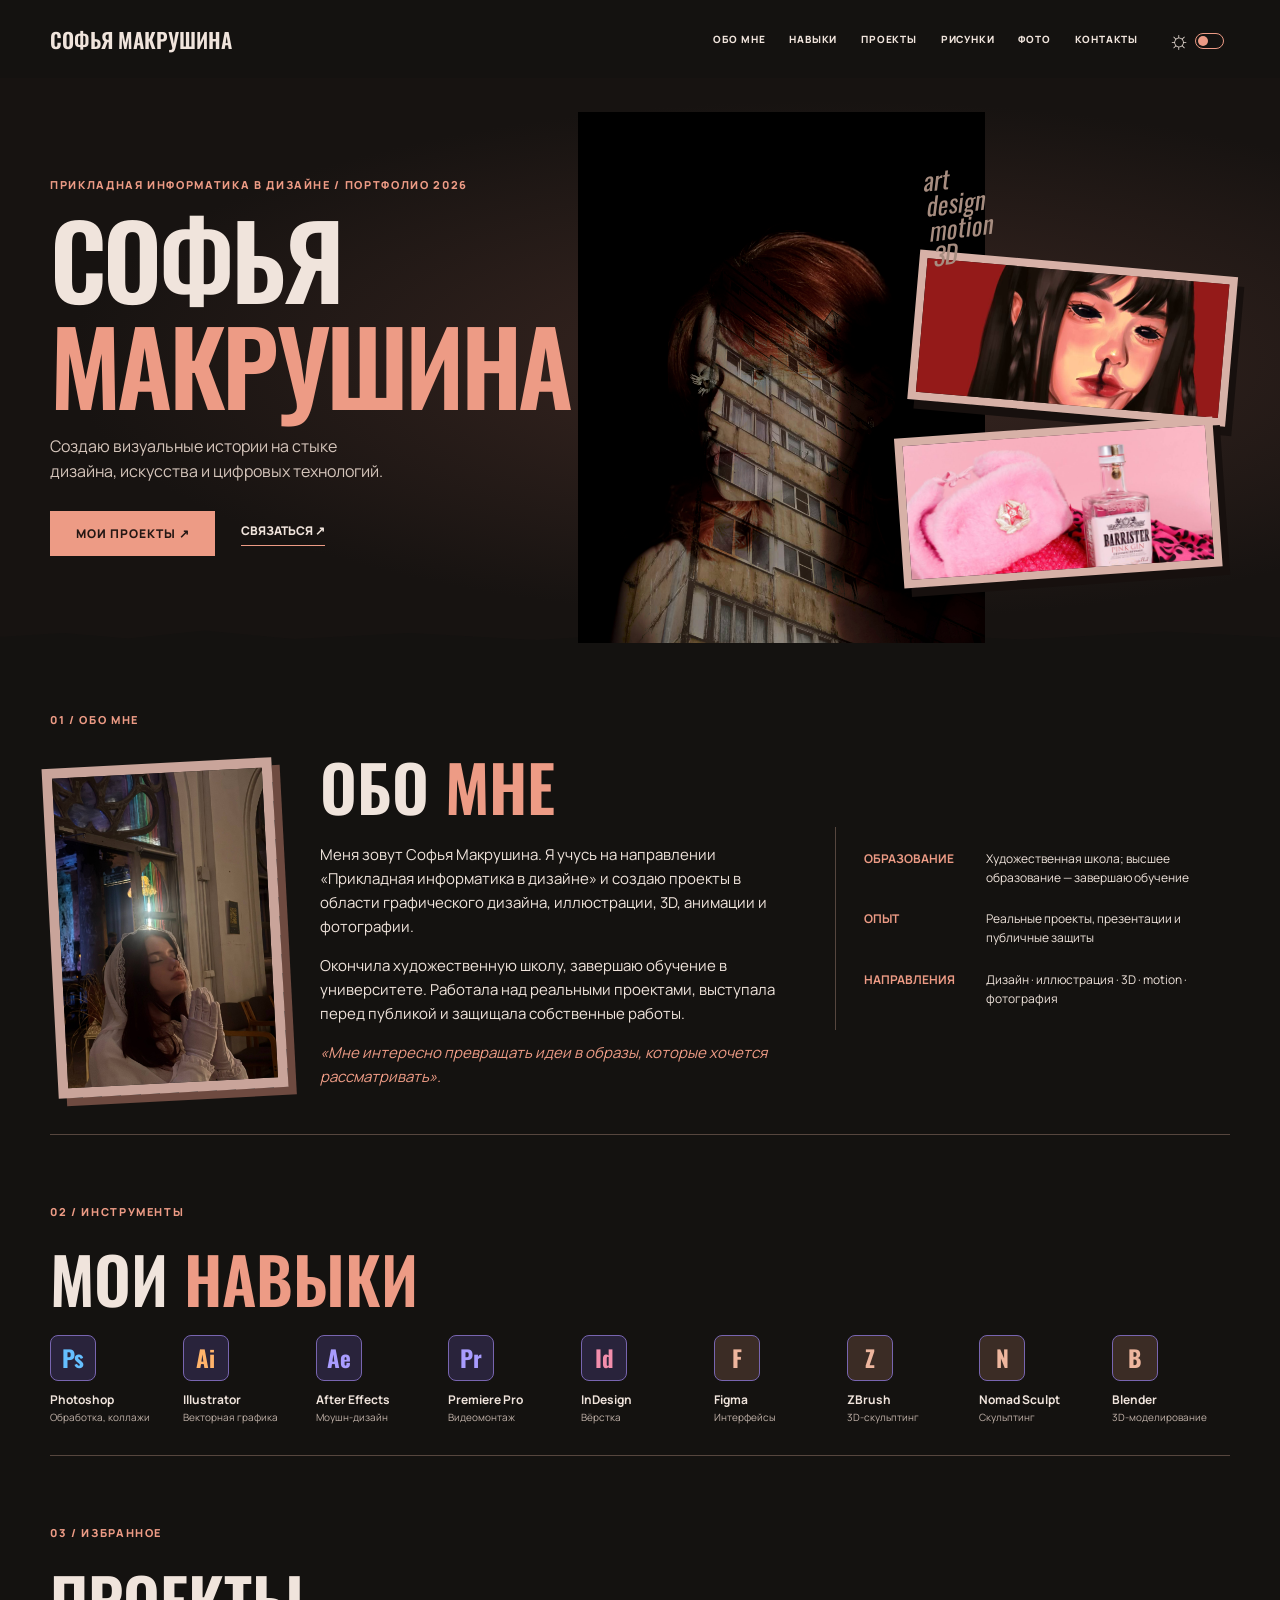
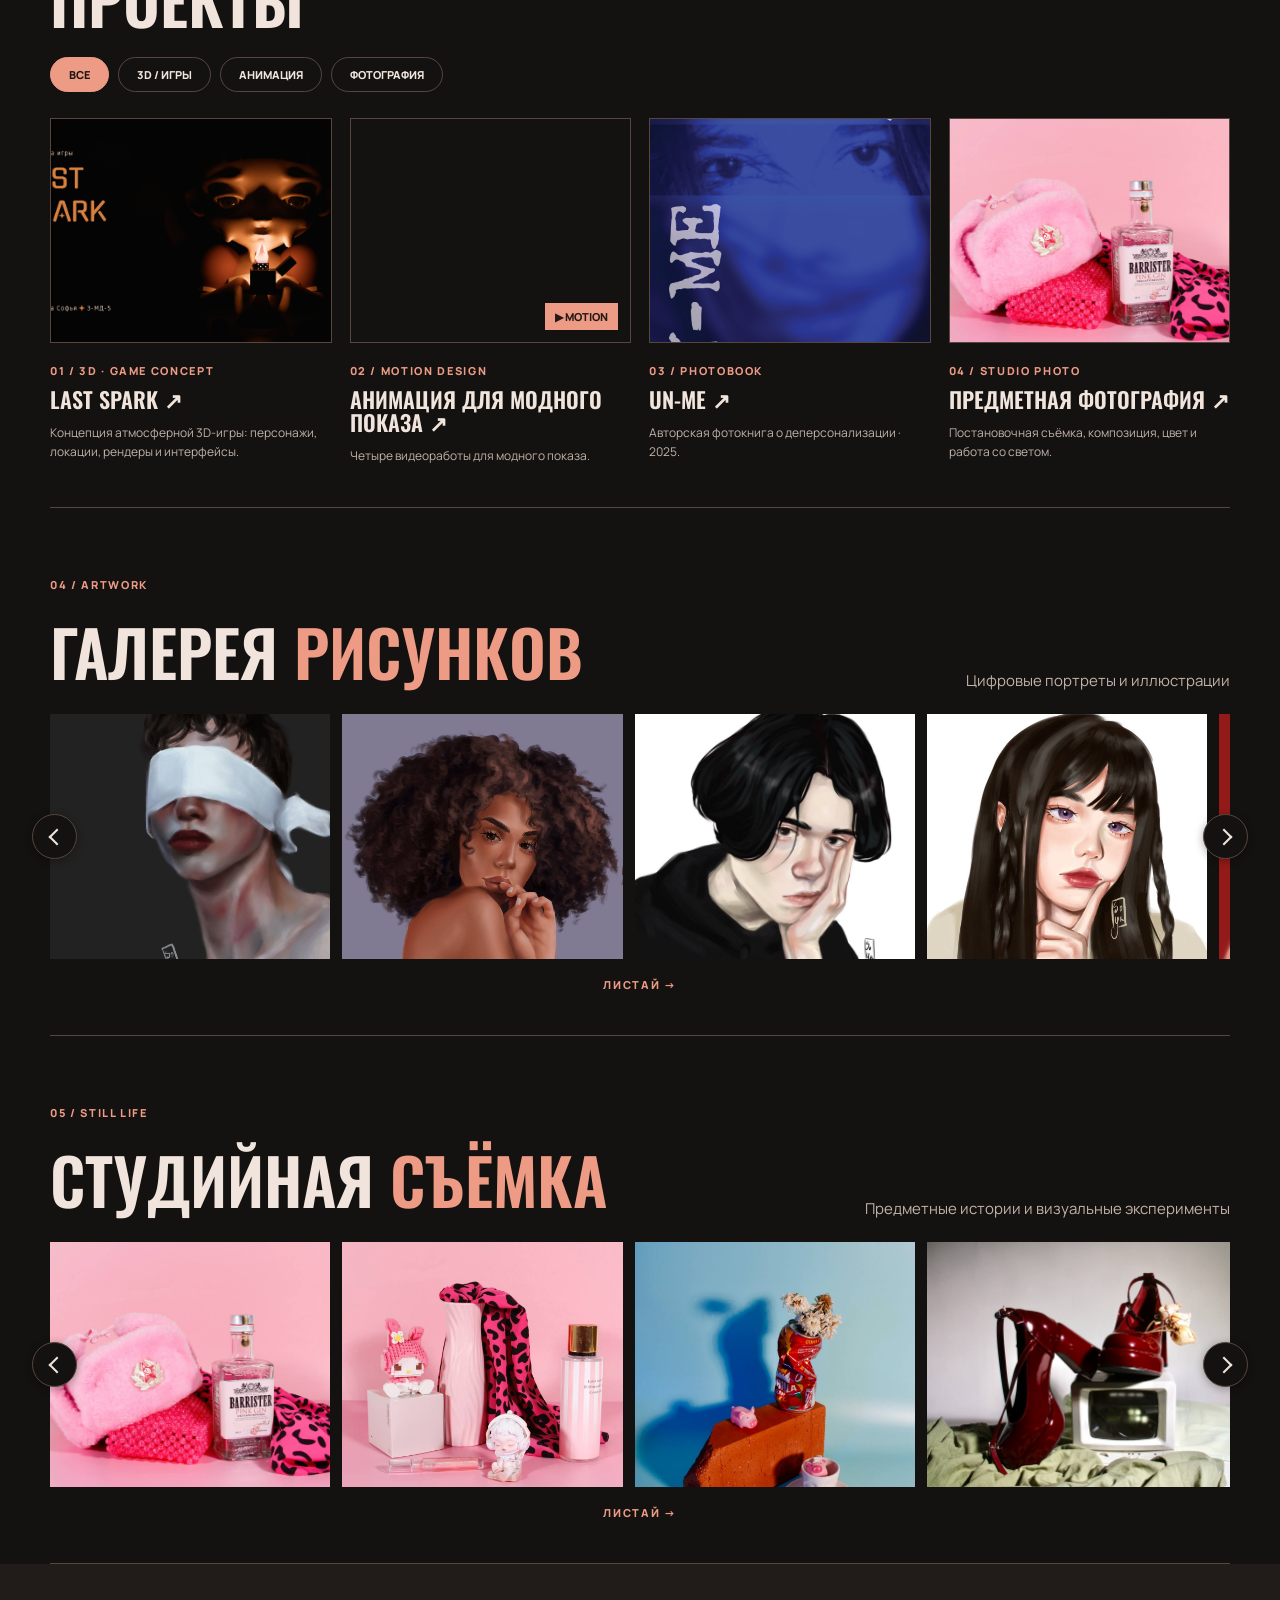
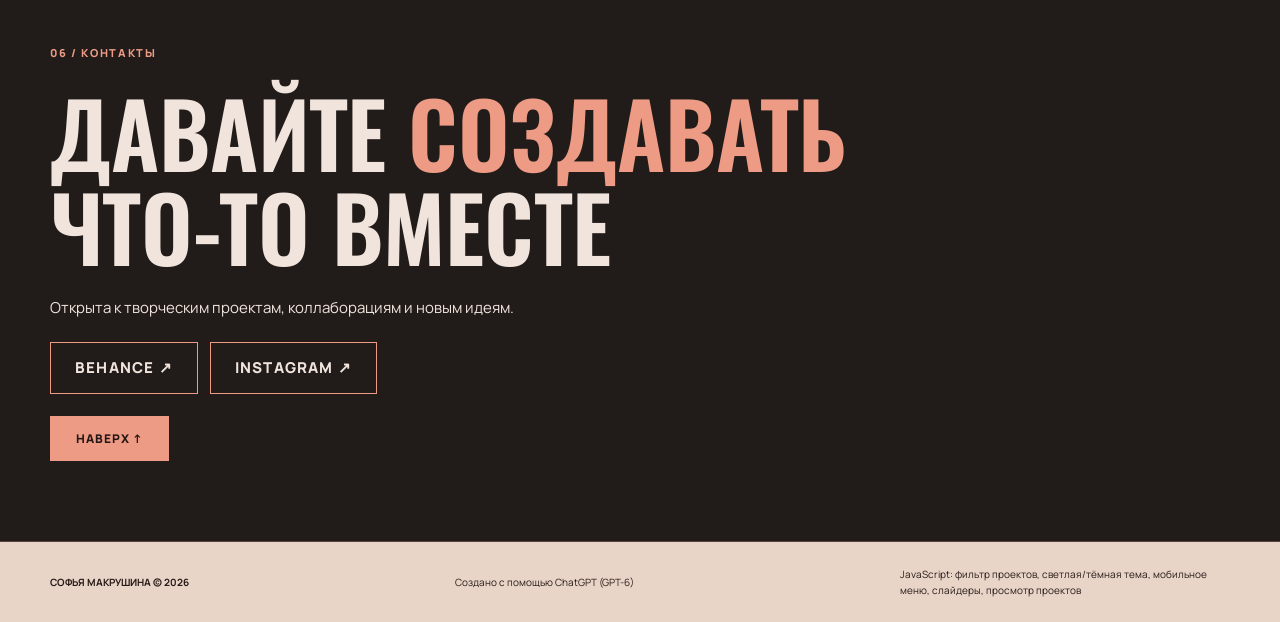
<file: index.html>
<!doctype html><html lang="ru"><head><meta charset="utf-8"><meta name="viewport" content="width=device-width, initial-scale=1"><meta name="description" content="Портфолио Софьи Макрушиной — дизайн, иллюстрация, 3D, анимация и фотография."><title>Софья Макрушина — визуальные истории</title><link rel="stylesheet" href="style.css"><script defer src="main.js"></script></head><body>
<header class="header wrap"><a class="brand" href="#top">СОФЬЯ МАКРУШИНА</a><button class="menu-toggle" aria-expanded="false" aria-controls="navigation" aria-label="Открыть меню">☰</button><nav id="navigation" class="nav" aria-label="Основная навигация"><a href="#about">ОБО МНЕ</a><a href="#skills">НАВЫКИ</a><a href="#projects">ПРОЕКТЫ</a><a href="#illustrations">РИСУНКИ</a><a href="#photography">ФОТО</a><a href="#contacts">КОНТАКТЫ</a></nav><button id="theme-toggle" class="theme-toggle" aria-label="Переключить тему" title="Светлая / тёмная тема">☼ <span class="switch"></span></button></header>
<main id="top"><section class="hero"><div class="wrap hero-inner"><div class="hero-copy"><p class="eyebrow">ПРИКЛАДНАЯ ИНФОРМАТИКА В ДИЗАЙНЕ / ПОРТФОЛИО 2026</p><h1>СОФЬЯ<br><em>МАКРУШИНА</em></h1><p class="hero-intro">Создаю визуальные истории на стыке дизайна, искусства и цифровых технологий.</p><div class="hero-actions"><a class="primary-button" href="#projects">МОИ ПРОЕКТЫ ↗</a><a class="text-link" href="#contacts">СВЯЗАТЬСЯ ↗</a></div></div><img class="hero-person" src="assets/hero-new.png" alt="Софья Макрушина — портрет"/><div class="hero-stickers"><span>art<br>design<br>motion<br>3D</span><img src="assets/art-5.jpg" alt="Иллюстрация"/><img src="assets/photo-1.jpg" alt="Предметная съёмка"/></div></div></section>
<section id="about" class="wrap about section"><div class="section-number">01 / ОБО МНЕ</div><div class="about-grid"><figure class="portrait-frame"><img src="assets/hero-original.jpg" alt="Портрет Софьи" loading="lazy"></figure><div><h2>ОБО <span>МНЕ</span></h2><p>Меня зовут Софья Макрушина. Я учусь на направлении «Прикладная информатика в дизайне» и создаю проекты в области графического дизайна, иллюстрации, 3D, анимации и фотографии.</p><p>Окончила художественную школу, завершаю обучение в университете. Работала над реальными проектами, выступала перед публикой и защищала собственные работы.</p><p class="quote">«Мне интересно превращать идеи в образы, которые хочется рассматривать».</p></div><div class="facts"><div><b>ОБРАЗОВАНИЕ</b><span>Художественная школа; высшее образование — завершаю обучение</span></div><div><b>ОПЫТ</b><span>Реальные проекты, презентации и публичные защиты</span></div><div><b>НАПРАВЛЕНИЯ</b><span>Дизайн · иллюстрация · 3D · motion · фотография</span></div></div></div></section>
<section id="skills" class="wrap section"><div class="section-number">02 / ИНСТРУМЕНТЫ</div><h2>МОИ <span>НАВЫКИ</span></h2><div class="skills-grid"><div><strong>Ps</strong><b>Photoshop</b><small>Обработка, коллажи</small></div><div><strong>Ai</strong><b>Illustrator</b><small>Векторная графика</small></div><div><strong>Ae</strong><b>After Effects</b><small>Моушн-дизайн</small></div><div><strong>Pr</strong><b>Premiere Pro</b><small>Видеомонтаж</small></div><div><strong>Id</strong><b>InDesign</b><small>Вёрстка</small></div><div><strong>F</strong><b>Figma</b><small>Интерфейсы</small></div><div><strong>Z</strong><b>ZBrush</b><small>3D-скульптинг</small></div><div><strong>N</strong><b>Nomad Sculpt</b><small>Скульптинг</small></div><div><strong>B</strong><b>Blender</b><small>3D-моделирование</small></div></div></section>
<section id="projects" class="wrap section"><div class="section-number">03 / ИЗБРАННОЕ</div><h2>ПРОЕКТЫ</h2><div class="filters" role="group" aria-label="Фильтр проектов"><button class="filter active" data-filter="all" aria-pressed="true">ВСЕ</button><button class="filter" data-filter="3d" aria-pressed="false">3D / ИГРЫ</button><button class="filter" data-filter="motion" aria-pressed="false">АНИМАЦИЯ</button><button class="filter" data-filter="photo" aria-pressed="false">ФОТОГРАФИЯ</button></div><div class="project-grid"><article class="project" data-category="3d"><a class="project-open" href="last-spark.html"><img src="assets/last-spark-cover.png" alt="Обложка Last Spark"><span class="project-meta">01 / 3D · GAME CONCEPT</span><h3>LAST SPARK ↗</h3><p>Концепция атмосферной 3D-игры: персонажи, локации, рендеры и интерфейсы.</p></a></article><article class="project" data-category="motion"><a class="project-open" href="fashion.html"><div class="video-cover"><video autoplay muted loop playsinline preload="metadata" src="assets/fashion-ornament.mp4"></video><span>▶ MOTION</span></div><span class="project-meta">02 / MOTION DESIGN</span><h3>АНИМАЦИЯ ДЛЯ МОДНОГО ПОКАЗА ↗</h3><p>Четыре видеоработы для модного показа.</p></a></article><article class="project" data-category="photo"><a class="project-open" href="unme.html"><img src="assets/unme-01.jpg" alt="Обложка фотокниги UN-ME"><span class="project-meta">03 / PHOTOBOOK</span><h3>UN-ME ↗</h3><p>Авторская фотокнига о деперсонализации · 2025.</p></a></article><article class="project" data-category="photo"><a class="project-open" href="studio.html"><img src="assets/photo-1.jpg" alt="Предметная студийная фотография"><span class="project-meta">04 / STUDIO PHOTO</span><h3>ПРЕДМЕТНАЯ ФОТОГРАФИЯ ↗</h3><p>Постановочная съёмка, композиция, цвет и работа со светом.</p></a></article></div><p class="empty" hidden>В этой категории пока нет проектов.</p></section>
<section id="illustrations" class="wrap section gallery-section"><div class="section-number">04 / ARTWORK</div><div class="gallery-heading"><h2>ГАЛЕРЕЯ <span>РИСУНКОВ</span></h2><p>Цифровые портреты и иллюстрации</p></div><div class="gallery" data-gallery="art"><button class="gallery-arrow prev" aria-label="Предыдущий рисунок">←</button><div class="gallery-track"><img src="assets/art-1.jpg" alt="Иллюстрация 1" loading="lazy"><img src="assets/art-2.jpg" alt="Иллюстрация 2" loading="lazy"><img src="assets/art-3.jpg" alt="Иллюстрация 3" loading="lazy"><img src="assets/art-4.jpg" alt="Иллюстрация 4" loading="lazy"><img src="assets/art-5.jpg" alt="Иллюстрация 5" loading="lazy"></div><button class="gallery-arrow next" aria-label="Следующий рисунок">→</button></div><p class="gallery-hint">ЛИСТАЙ →</p></section>
<section id="photography" class="wrap section gallery-section"><div class="section-number">05 / STILL LIFE</div><div class="gallery-heading"><h2>СТУДИЙНАЯ <span>СЪЁМКА</span></h2><p>Предметные истории и визуальные эксперименты</p></div><div class="gallery" data-gallery="photo"><button class="gallery-arrow prev" aria-label="Предыдущее фото">←</button><div class="gallery-track"><img src="assets/photo-1.jpg" alt="Предметное фото 1" loading="lazy"><img src="assets/photo-2.jpg" alt="Предметное фото 2" loading="lazy"><img src="assets/photo-3.jpg" alt="Предметное фото 3" loading="lazy"><img src="assets/photo-4.jpg" alt="Предметное фото 4" loading="lazy"><img src="assets/photo-5.jpg" alt="Предметное фото 5" loading="lazy"></div><button class="gallery-arrow next" aria-label="Следующее фото">→</button></div><p class="gallery-hint">ЛИСТАЙ →</p></section>
<section id="contacts" class="contact section"><div class="wrap"><div class="section-number">06 / КОНТАКТЫ</div><h2>ДАВАЙТЕ <span>СОЗДАВАТЬ</span><br>ЧТО-ТО ВМЕСТЕ</h2><p>Открыта к творческим проектам, коллаборациям и новым идеям.</p><div class="social-actions"><button class="social-popup" type="button">BEHANCE ↗</button><button class="social-popup" type="button">INSTAGRAM ↗</button></div><a class="primary-button" href="#top">НАВЕРХ ↑</a></div></section></main>
<footer class="footer"><div class="wrap footer-grid"><b>СОФЬЯ МАКРУШИНА © 2026</b><span>Создано с помощью ChatGPT (GPT-6)</span><span>JavaScript: фильтр проектов, светлая/тёмная тема, мобильное меню, слайдеры, просмотр проектов</span></div></footer>
<dialog id="social-dialog" class="social-dialog"><button class="dialog-close" aria-label="Закрыть">×</button><h2>УПС!</h2><p>Добавлю позже ♡</p></dialog><dialog id="project-dialog" class="project-dialog"><button class="dialog-close" aria-label="Закрыть проект">✕</button><div id="dialog-content"></div></dialog>
</body></html>
</file>
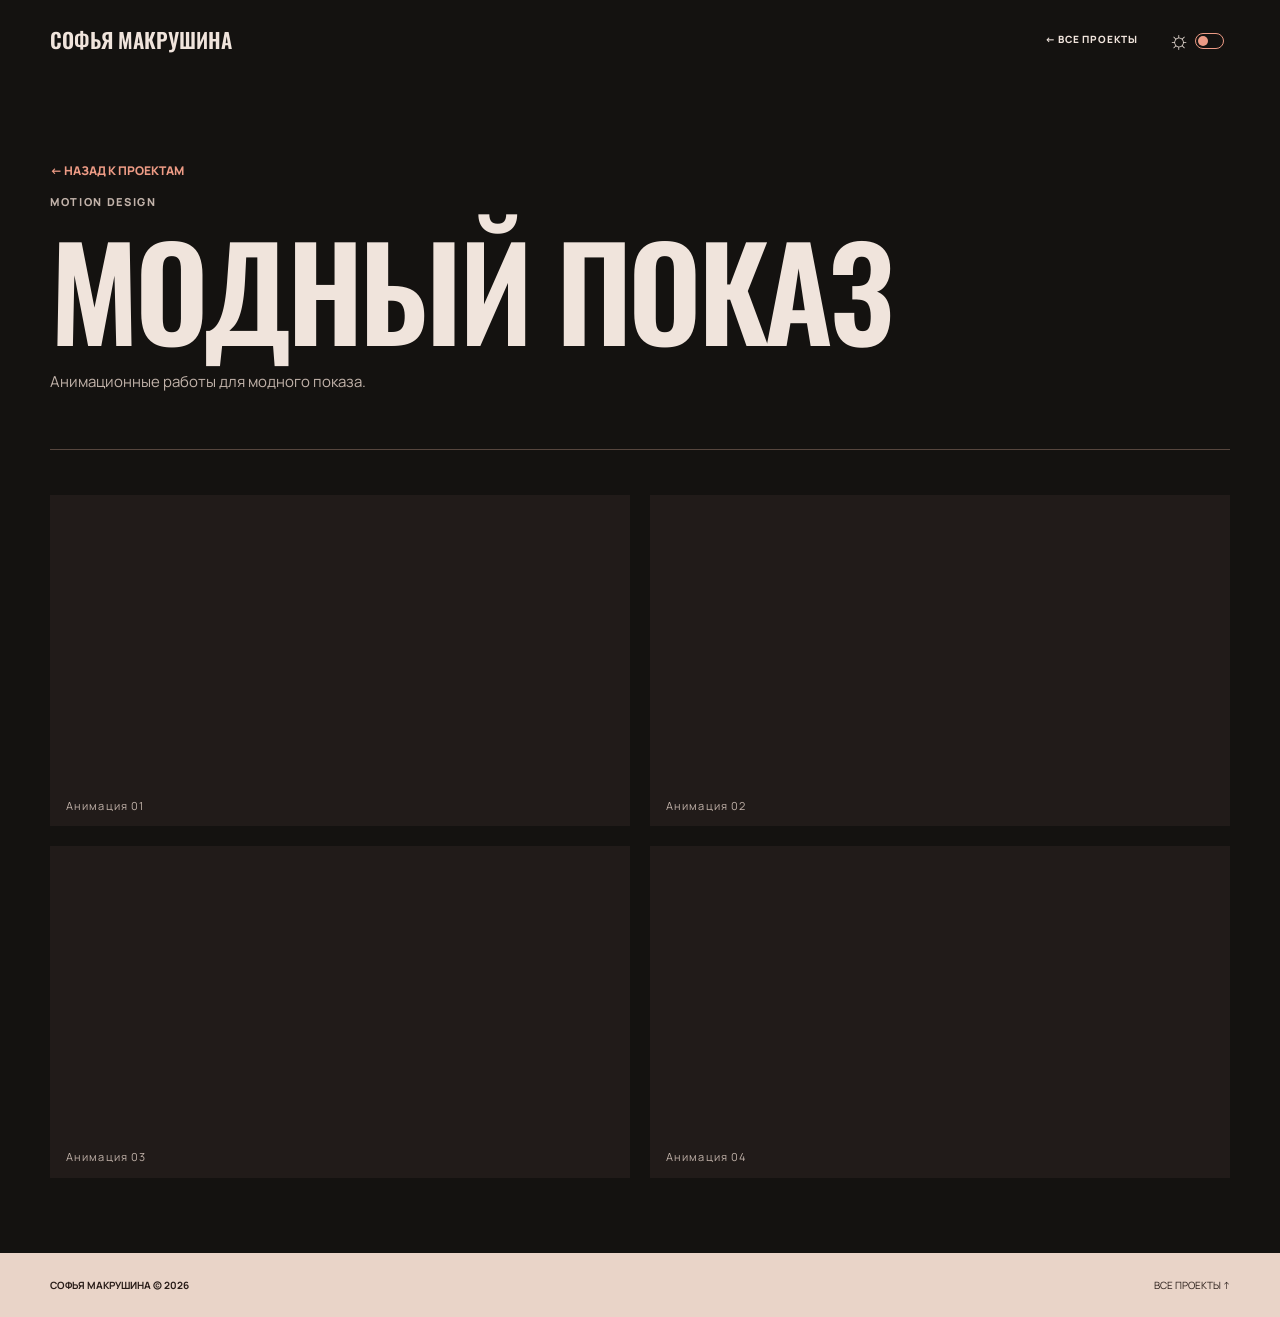
<file: fashion.html>
<!doctype html><html lang="ru"><head><meta charset="utf-8"><meta name="viewport" content="width=device-width,initial-scale=1"><link rel="stylesheet" href="style.css"><title>МОДНЫЙ ПОКАЗ — Софья Макрушина</title><script defer src="detail.js"></script></head><body class="detail-page"><header class="header wrap"><a class="brand" href="index.html">СОФЬЯ МАКРУШИНА</a><nav class="nav" style="display:flex;margin-left:auto"><a href="index.html#projects">← ВСЕ ПРОЕКТЫ</a></nav><button id="theme-toggle" class="theme-toggle" aria-label="Переключить тему">☼ <span class="switch"></span></button></header><main><section class="detail-hero wrap"><a class="detail-back" href="index.html#projects">← НАЗАД К ПРОЕКТАМ</a><p class="eyebrow">MOTION DESIGN</p><h1>МОДНЫЙ ПОКАЗ</h1><p>Анимационные работы для модного показа.</p></section><div class="detail-gallery wrap"><figure class=""><video src="assets/fashion-ornament.mp4" autoplay muted loop playsinline preload="metadata" aria-label="Анимация 01"></video><figcaption>Анимация 01</figcaption></figure><figure class=""><video src="assets/fashion-rooster.mp4" autoplay muted loop playsinline preload="metadata" aria-label="Анимация 02"></video><figcaption>Анимация 02</figcaption></figure><figure class=""><video src="assets/fashion-extra-1.mp4" autoplay muted loop playsinline preload="metadata" aria-label="Анимация 03"></video><figcaption>Анимация 03</figcaption></figure><figure class=""><video src="assets/fashion-extra-2.mp4" autoplay muted loop playsinline preload="metadata" aria-label="Анимация 04"></video><figcaption>Анимация 04</figcaption></figure></div></main><footer class="footer"><div class="wrap footer-grid"><b>СОФЬЯ МАКРУШИНА © 2026</b><a href="index.html#projects">ВСЕ ПРОЕКТЫ ↑</a></div></footer></body></html>
</file>
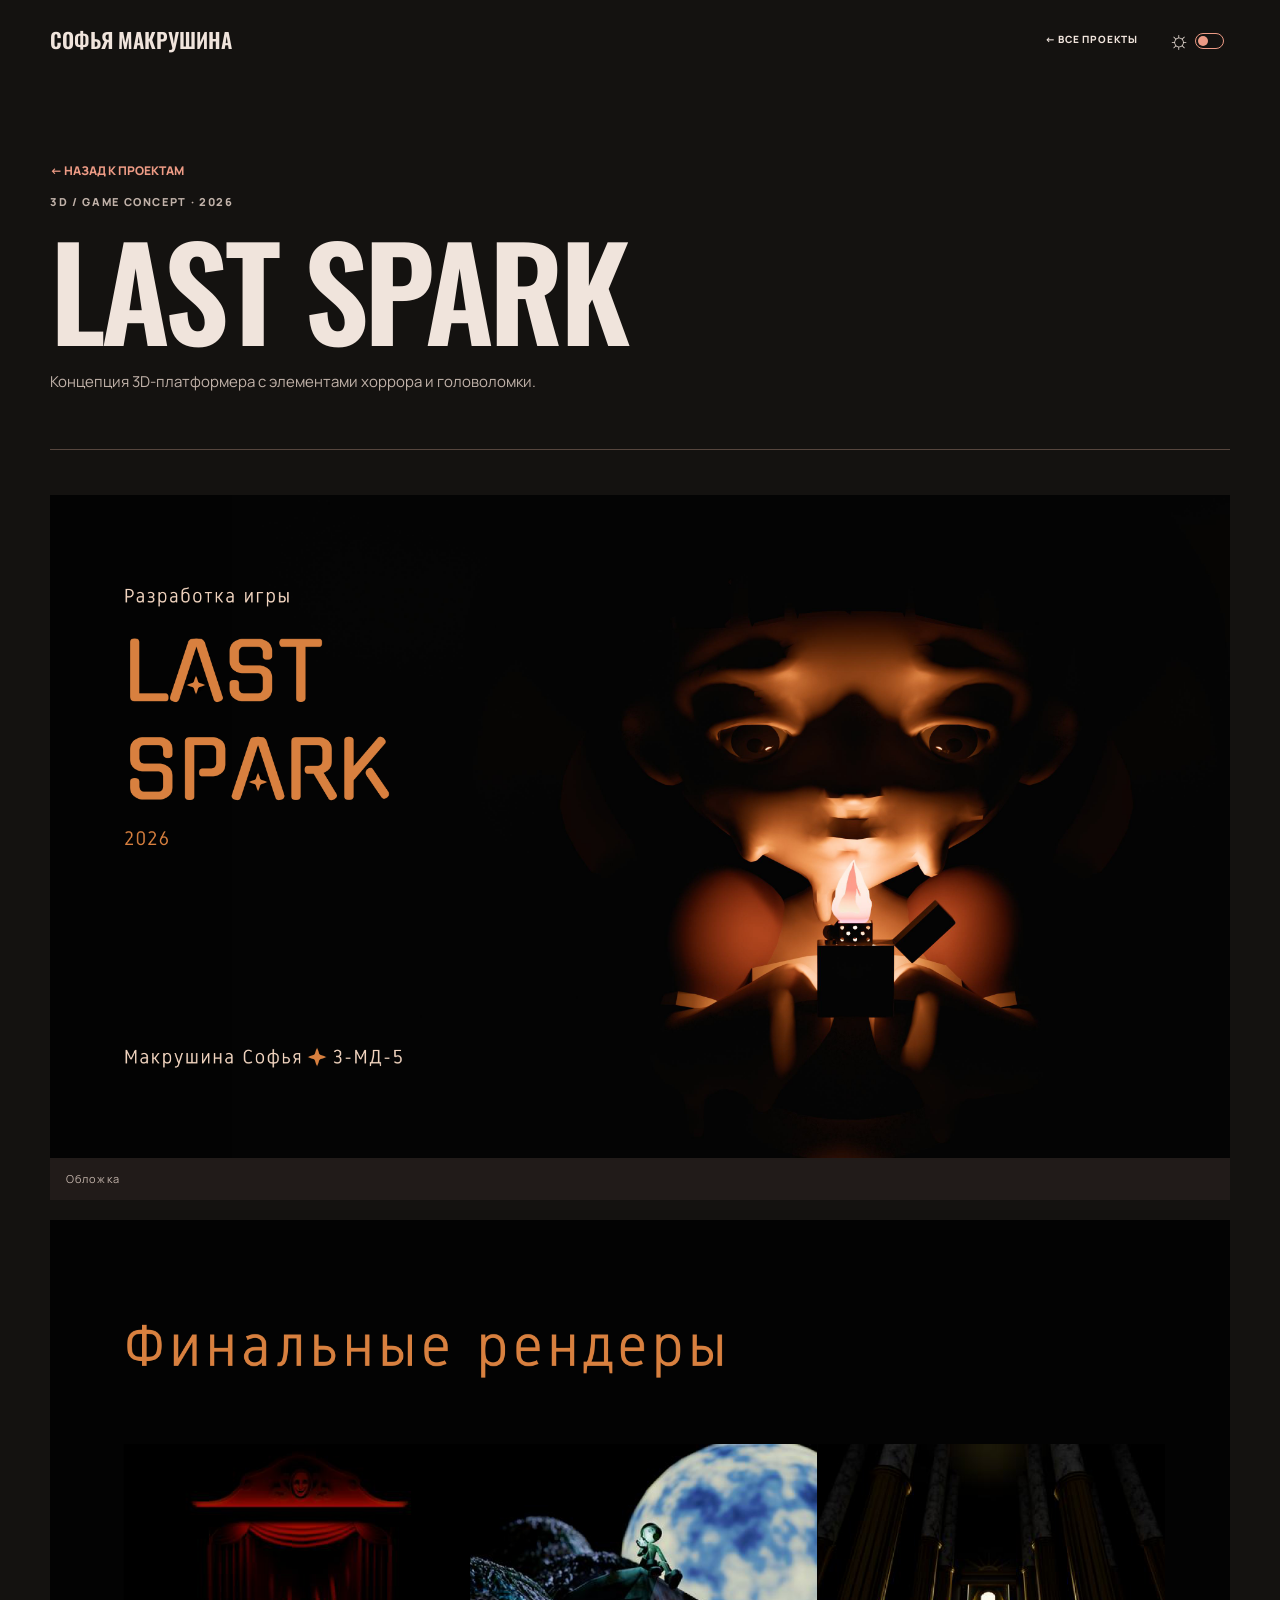
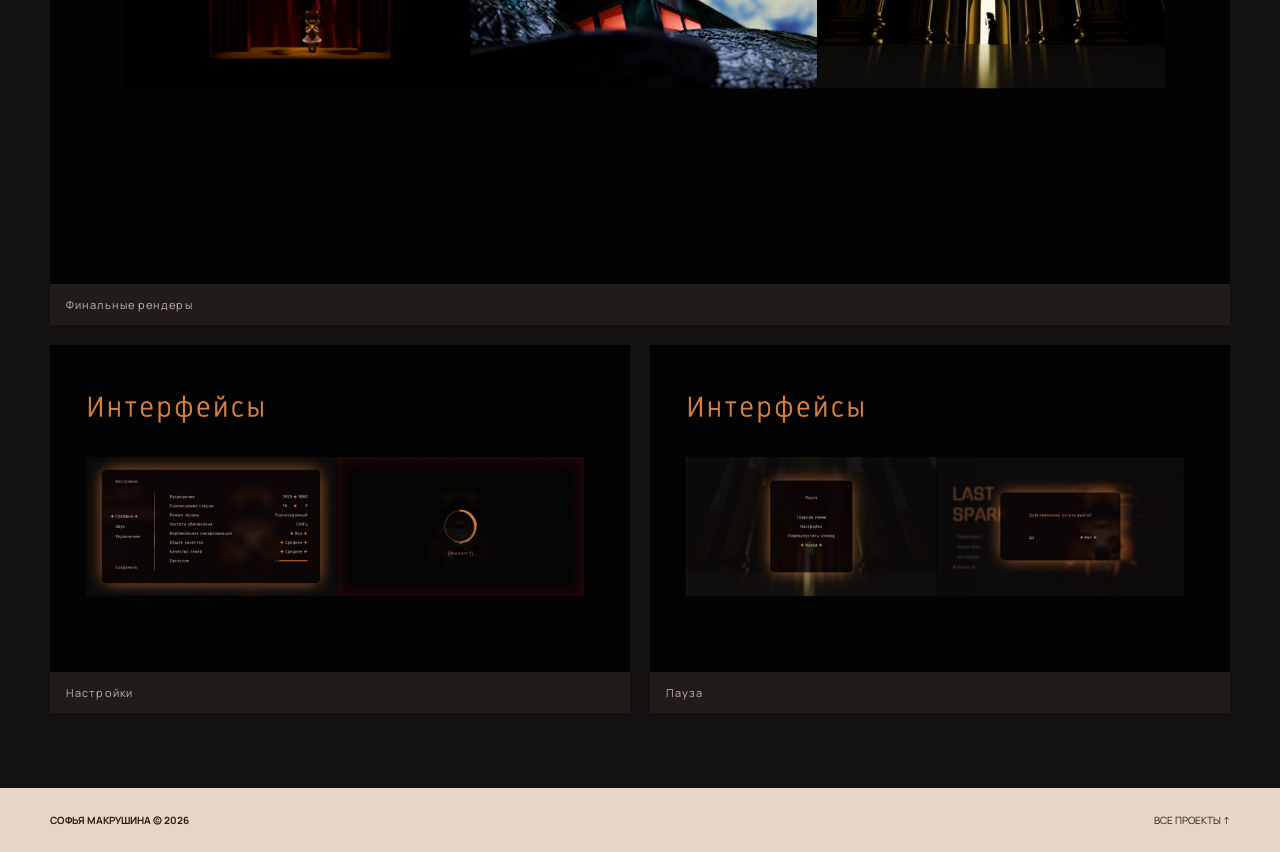
<file: last-spark.html>
<!doctype html><html lang="ru"><head><meta charset="utf-8"><meta name="viewport" content="width=device-width,initial-scale=1"><link rel="stylesheet" href="style.css"><title>LAST SPARK — Софья Макрушина</title><script defer src="detail.js"></script></head><body class="detail-page"><header class="header wrap"><a class="brand" href="index.html">СОФЬЯ МАКРУШИНА</a><nav class="nav" style="display:flex;margin-left:auto"><a href="index.html#projects">← ВСЕ ПРОЕКТЫ</a></nav><button id="theme-toggle" class="theme-toggle" aria-label="Переключить тему">☼ <span class="switch"></span></button></header><main><section class="detail-hero wrap"><a class="detail-back" href="index.html#projects">← НАЗАД К ПРОЕКТАМ</a><p class="eyebrow">3D / GAME CONCEPT · 2026</p><h1>LAST SPARK</h1><p>Концепция 3D-платформера с элементами хоррора и головоломки.</p></section><div class="detail-gallery wrap"><figure class="wide"><img src="assets/last-spark-cover.png" loading="lazy" alt="Обложка"><figcaption>Обложка</figcaption></figure><figure class="wide"><img src="assets/last-spark-renders.png" loading="lazy" alt="Финальные рендеры"><figcaption>Финальные рендеры</figcaption></figure><figure class=""><img src="assets/last-spark-settings.png" loading="lazy" alt="Настройки"><figcaption>Настройки</figcaption></figure><figure class=""><img src="assets/last-spark-pause.png" loading="lazy" alt="Пауза"><figcaption>Пауза</figcaption></figure></div></main><footer class="footer"><div class="wrap footer-grid"><b>СОФЬЯ МАКРУШИНА © 2026</b><a href="index.html#projects">ВСЕ ПРОЕКТЫ ↑</a></div></footer></body></html>
</file>
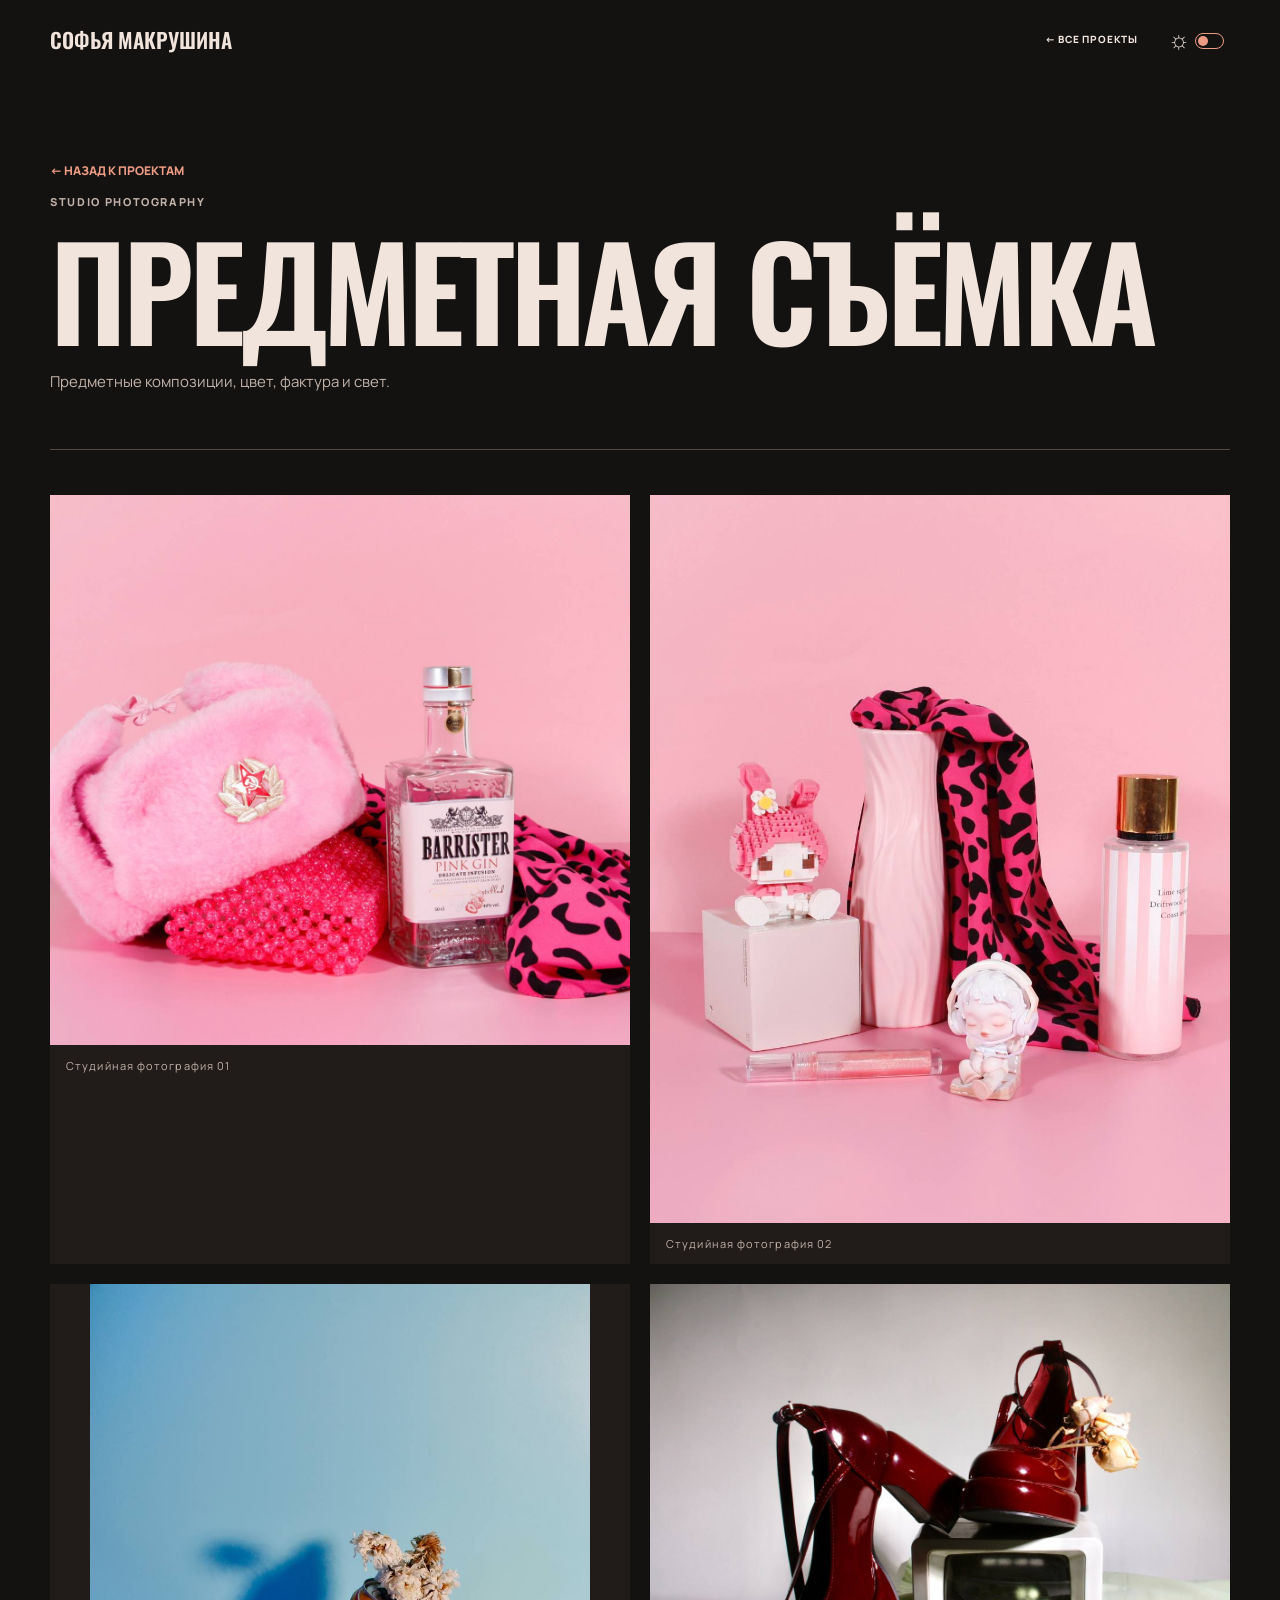
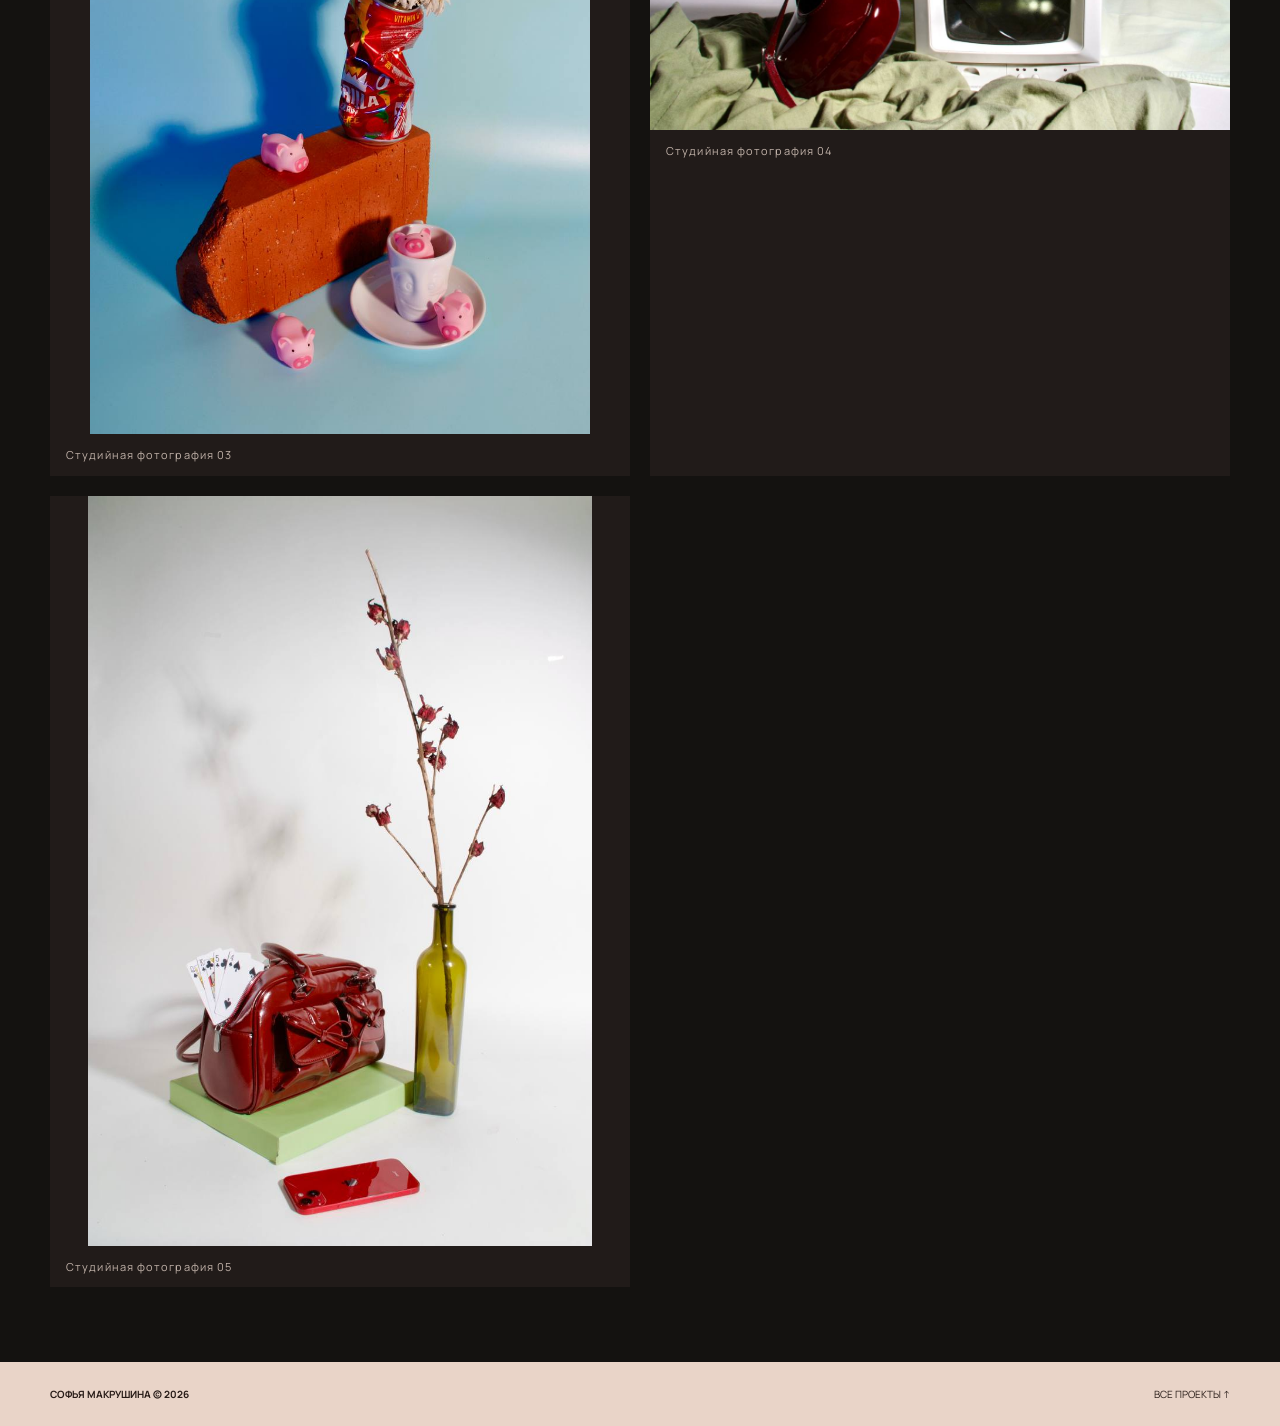
<file: studio.html>
<!doctype html><html lang="ru"><head><meta charset="utf-8"><meta name="viewport" content="width=device-width,initial-scale=1"><link rel="stylesheet" href="style.css"><title>ПРЕДМЕТНАЯ СЪЁМКА — Софья Макрушина</title><script defer src="detail.js"></script></head><body class="detail-page"><header class="header wrap"><a class="brand" href="index.html">СОФЬЯ МАКРУШИНА</a><nav class="nav" style="display:flex;margin-left:auto"><a href="index.html#projects">← ВСЕ ПРОЕКТЫ</a></nav><button id="theme-toggle" class="theme-toggle" aria-label="Переключить тему">☼ <span class="switch"></span></button></header><main><section class="detail-hero wrap"><a class="detail-back" href="index.html#projects">← НАЗАД К ПРОЕКТАМ</a><p class="eyebrow">STUDIO PHOTOGRAPHY</p><h1>ПРЕДМЕТНАЯ СЪЁМКА</h1><p>Предметные композиции, цвет, фактура и свет.</p></section><div class="detail-gallery wrap"><figure class=""><img src="assets/photo-1.jpg" loading="lazy" alt="Студийная фотография 01"><figcaption>Студийная фотография 01</figcaption></figure><figure class=""><img src="assets/photo-2.jpg" loading="lazy" alt="Студийная фотография 02"><figcaption>Студийная фотография 02</figcaption></figure><figure class=""><img src="assets/photo-3.jpg" loading="lazy" alt="Студийная фотография 03"><figcaption>Студийная фотография 03</figcaption></figure><figure class=""><img src="assets/photo-4.jpg" loading="lazy" alt="Студийная фотография 04"><figcaption>Студийная фотография 04</figcaption></figure><figure class=""><img src="assets/photo-5.jpg" loading="lazy" alt="Студийная фотография 05"><figcaption>Студийная фотография 05</figcaption></figure></div></main><footer class="footer"><div class="wrap footer-grid"><b>СОФЬЯ МАКРУШИНА © 2026</b><a href="index.html#projects">ВСЕ ПРОЕКТЫ ↑</a></div></footer></body></html>
</file>
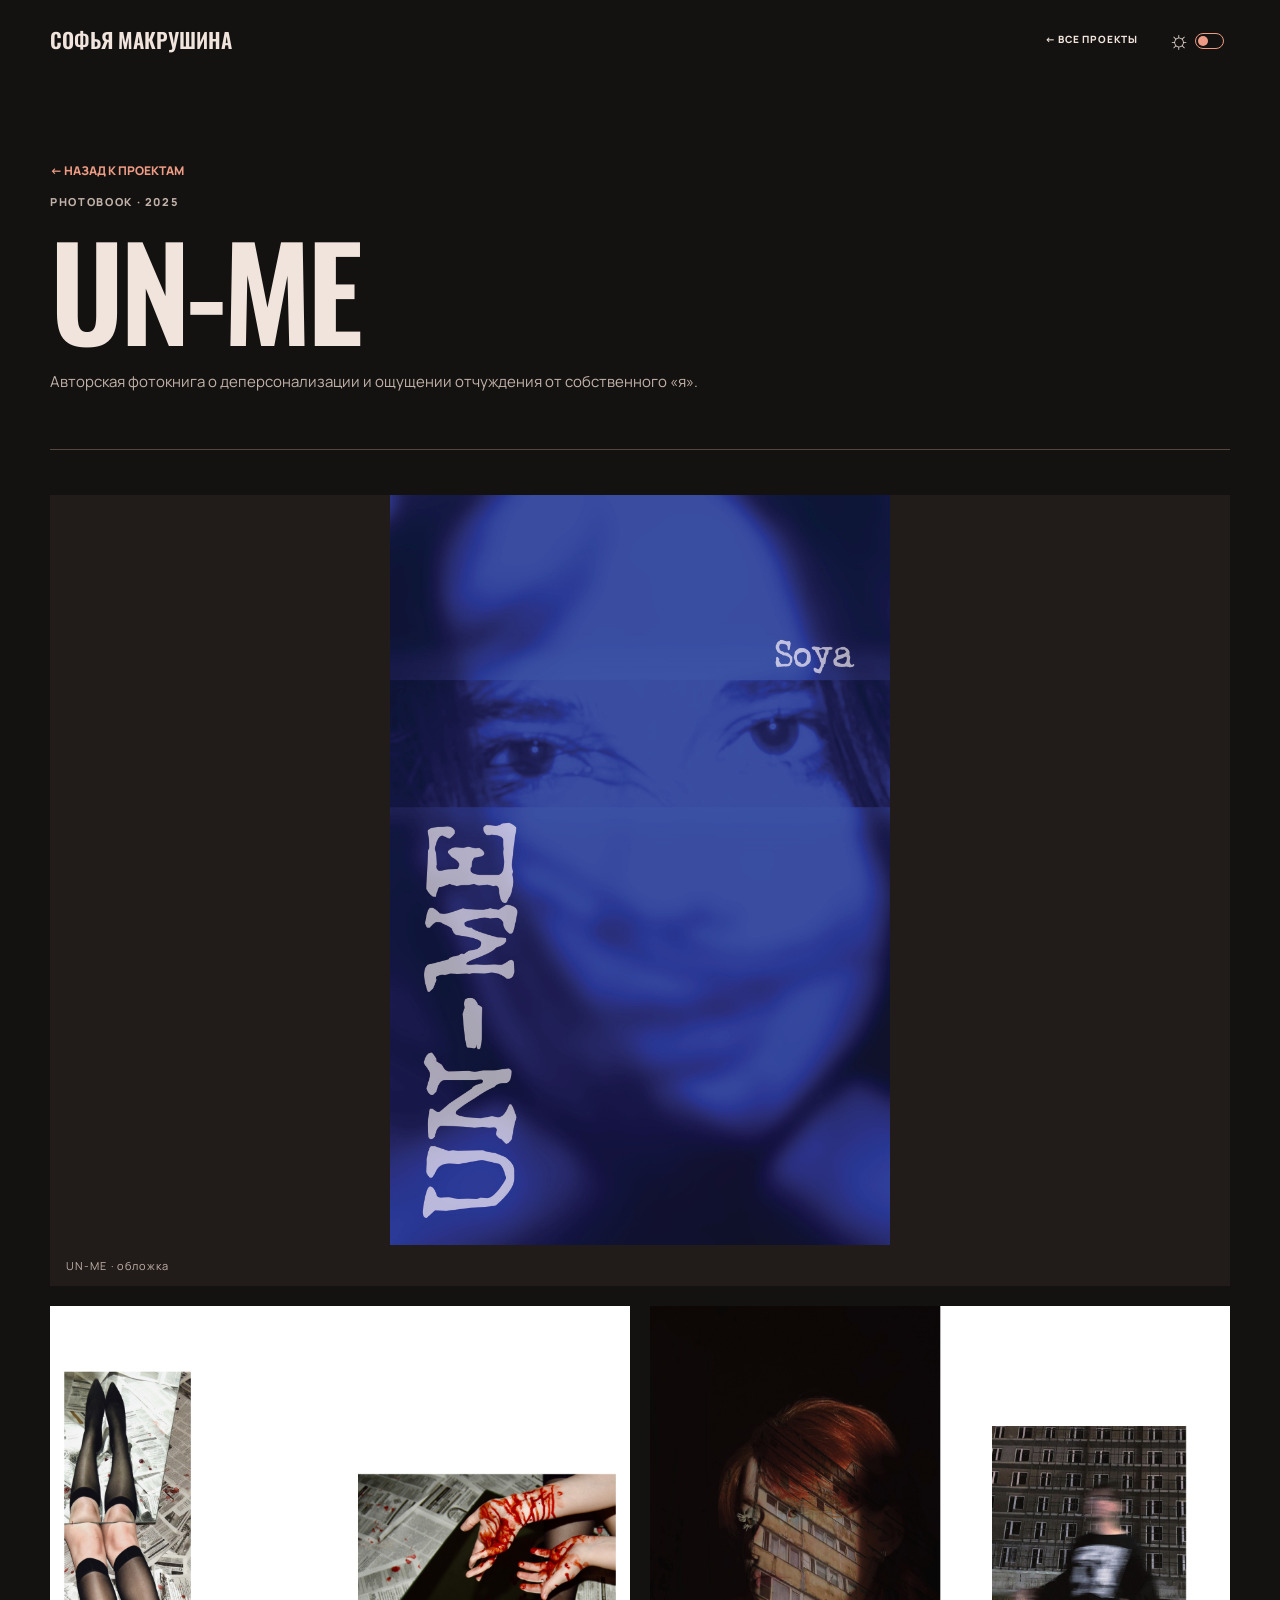
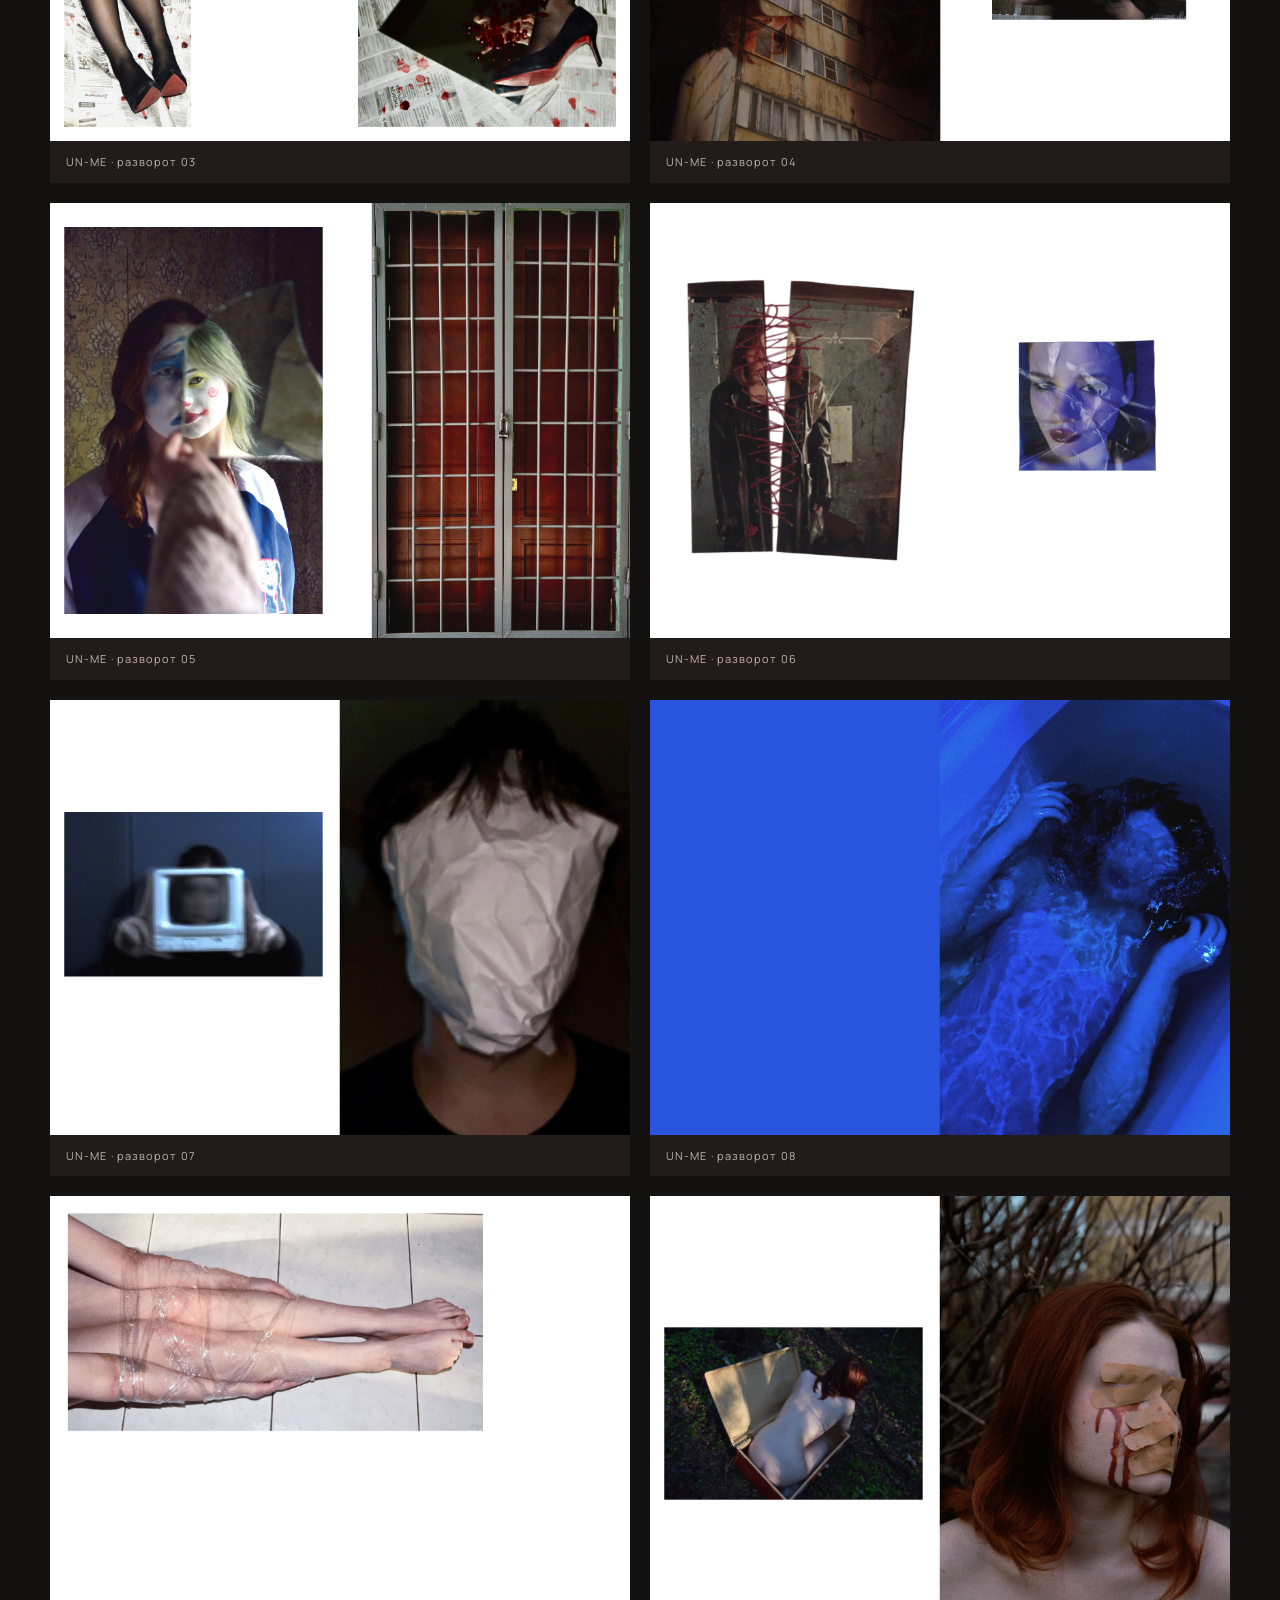
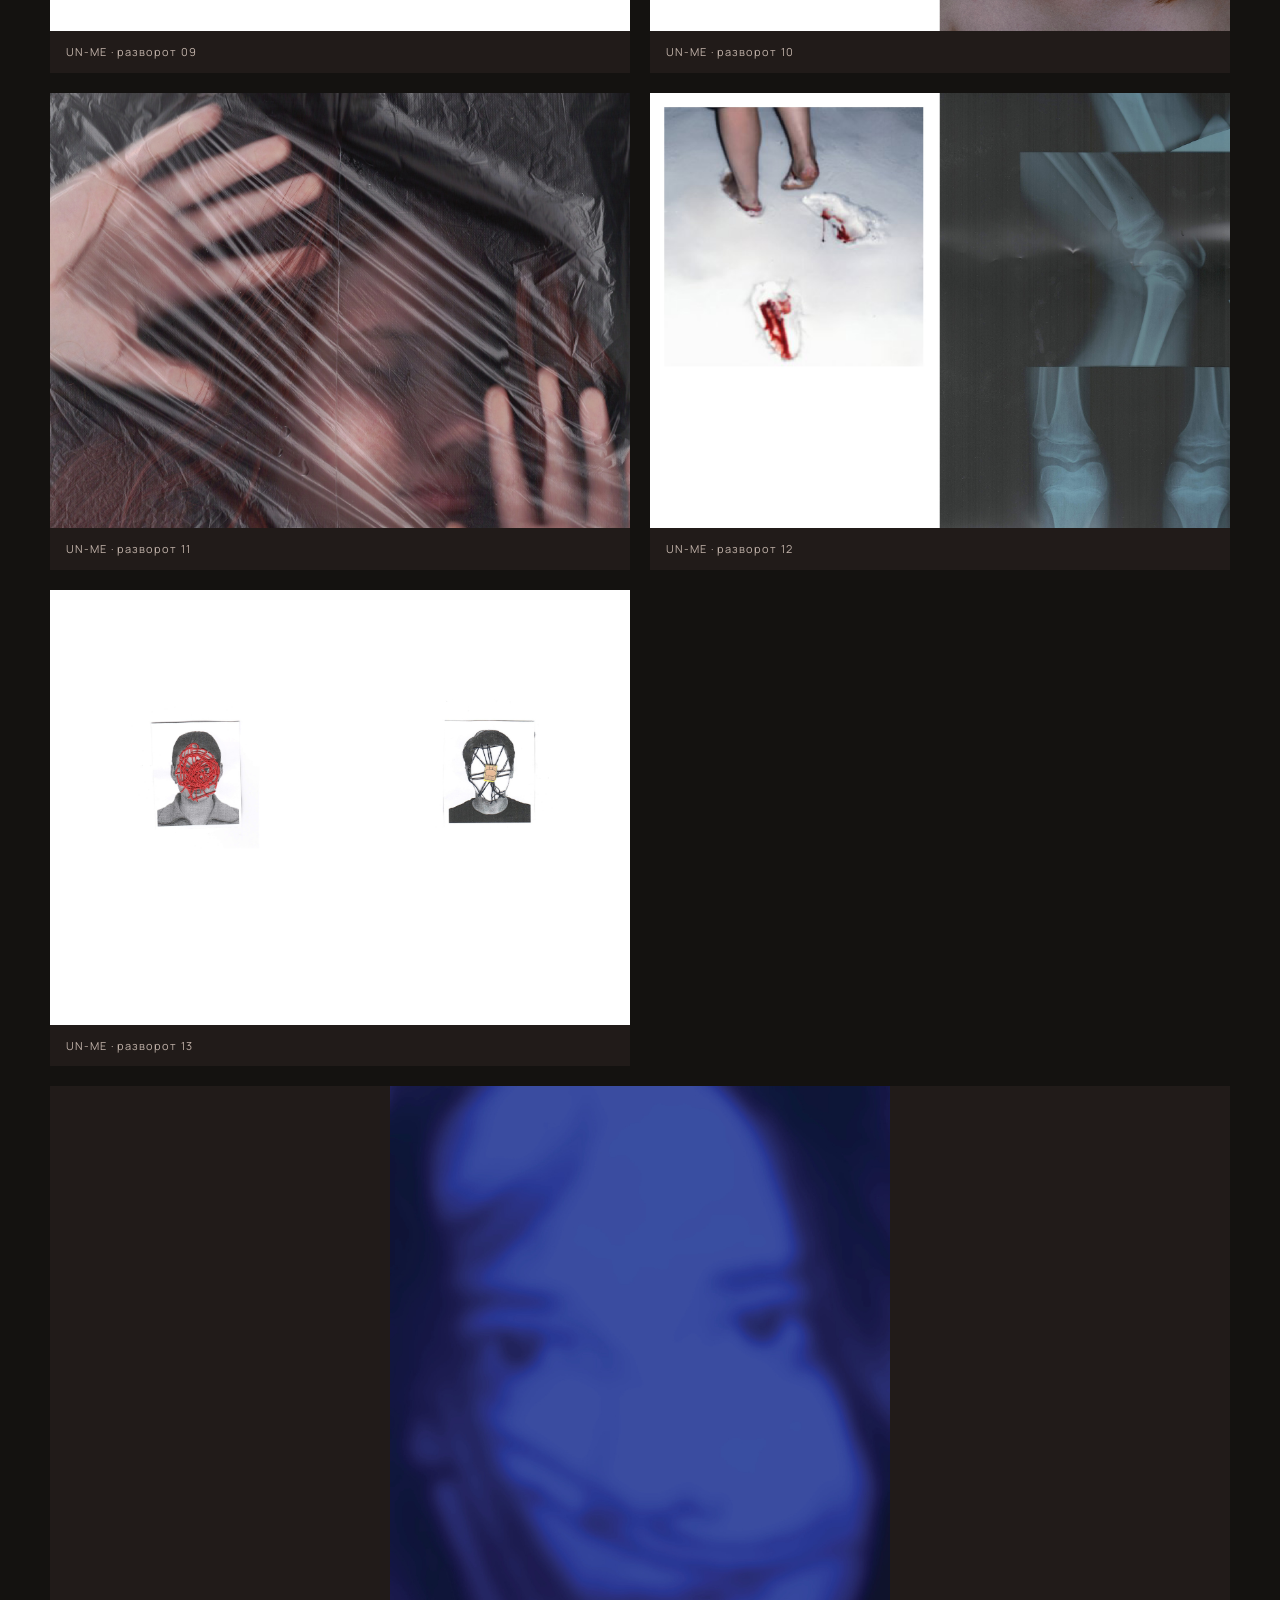
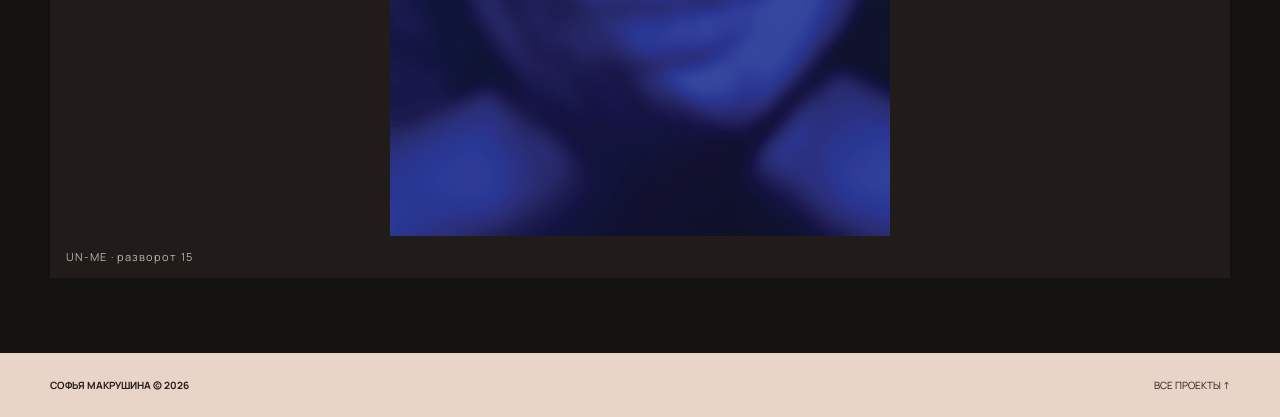
<file: unme.html>
<!doctype html><html lang="ru"><head><meta charset="utf-8"><meta name="viewport" content="width=device-width,initial-scale=1"><link rel="stylesheet" href="style.css"><title>UN-ME — Софья Макрушина</title><script defer src="detail.js"></script></head><body class="detail-page"><header class="header wrap"><a class="brand" href="index.html">СОФЬЯ МАКРУШИНА</a><nav class="nav" style="display:flex;margin-left:auto"><a href="index.html#projects">← ВСЕ ПРОЕКТЫ</a></nav><button id="theme-toggle" class="theme-toggle" aria-label="Переключить тему">☼ <span class="switch"></span></button></header><main><section class="detail-hero wrap"><a class="detail-back" href="index.html#projects">← НАЗАД К ПРОЕКТАМ</a><p class="eyebrow">PHOTOBOOK · 2025</p><h1>UN-ME</h1><p>Авторская фотокнига о деперсонализации и ощущении отчуждения от собственного «я».</p></section><div class="detail-gallery wrap"><figure class="wide"><img src="assets/unme-01.jpg" loading="lazy" alt="UN-ME · обложка"><figcaption>UN-ME · обложка</figcaption></figure><figure class=""><img src="assets/unme-03.jpg" loading="lazy" alt="UN-ME · разворот 03"><figcaption>UN-ME · разворот 03</figcaption></figure><figure class=""><img src="assets/unme-04.jpg" loading="lazy" alt="UN-ME · разворот 04"><figcaption>UN-ME · разворот 04</figcaption></figure><figure class=""><img src="assets/unme-05.jpg" loading="lazy" alt="UN-ME · разворот 05"><figcaption>UN-ME · разворот 05</figcaption></figure><figure class=""><img src="assets/unme-06.jpg" loading="lazy" alt="UN-ME · разворот 06"><figcaption>UN-ME · разворот 06</figcaption></figure><figure class=""><img src="assets/unme-07.jpg" loading="lazy" alt="UN-ME · разворот 07"><figcaption>UN-ME · разворот 07</figcaption></figure><figure class=""><img src="assets/unme-08.jpg" loading="lazy" alt="UN-ME · разворот 08"><figcaption>UN-ME · разворот 08</figcaption></figure><figure class=""><img src="assets/unme-09.jpg" loading="lazy" alt="UN-ME · разворот 09"><figcaption>UN-ME · разворот 09</figcaption></figure><figure class=""><img src="assets/unme-10.jpg" loading="lazy" alt="UN-ME · разворот 10"><figcaption>UN-ME · разворот 10</figcaption></figure><figure class=""><img src="assets/unme-11.jpg" loading="lazy" alt="UN-ME · разворот 11"><figcaption>UN-ME · разворот 11</figcaption></figure><figure class=""><img src="assets/unme-12.jpg" loading="lazy" alt="UN-ME · разворот 12"><figcaption>UN-ME · разворот 12</figcaption></figure><figure class=""><img src="assets/unme-13.jpg" loading="lazy" alt="UN-ME · разворот 13"><figcaption>UN-ME · разворот 13</figcaption></figure><figure class="wide"><img src="assets/unme-15.jpg" loading="lazy" alt="UN-ME · разворот 15"><figcaption>UN-ME · разворот 15</figcaption></figure></div></main><footer class="footer"><div class="wrap footer-grid"><b>СОФЬЯ МАКРУШИНА © 2026</b><a href="index.html#projects">ВСЕ ПРОЕКТЫ ↑</a></div></footer></body></html>
</file>
<file: style.css>
@import url('https://fonts.googleapis.com/css2?family=Manrope:wght@400;500;600;700;800&family=Oswald:wght@400;500;600;700&display=swap');
:root{--bg:#141210;--fg:#f0e4dc;--muted:#c1b2a9;--accent:#ed9b85;--line:#56463e;--panel:#211b19;--paper:#e9d4c8}html[data-theme="light"]{--bg:#f2e8e0;--fg:#261b19;--muted:#5e4d46;--accent:#b7432d;--line:#c9a99a;--panel:#e7d5c9;--paper:#fff9f3}*{box-sizing:border-box}html{scroll-behavior:smooth}body{margin:0;background:var(--bg);color:var(--fg);font:15px/1.6 Manrope,Arial,sans-serif;overflow-x:hidden}button,a{font:inherit}button{cursor:pointer}a{color:inherit;text-decoration:none}img,video{display:block;max-width:100%}button:focus-visible,a:focus-visible{outline:3px solid var(--accent);outline-offset:4px}.wrap{width:min(1180px,calc(100% - 48px));margin:auto}.header{display:flex;align-items:center;gap:24px;min-height:78px;position:relative;z-index:30}.brand{font:600 21px Oswald,sans-serif;white-space:nowrap}.brand-dot{color:var(--accent);margin-left:5px}.nav{display:flex;gap:24px;align-items:center;margin-left:auto}.nav a{font-size:10px;font-weight:800;letter-spacing:.08em}.nav a:hover,.text-link:hover{color:var(--accent)}.theme-toggle,.menu-toggle{background:transparent;border:0;color:var(--fg);font-size:24px;white-space:nowrap}.switch{display:inline-block;width:29px;height:16px;border:1px solid var(--accent);border-radius:15px;vertical-align:middle;position:relative}.switch:after{content:"";position:absolute;left:2px;top:2px;width:10px;height:10px;border-radius:50%;background:var(--accent);transition:.2s}html[data-theme="light"] .switch:after{transform:translateX(13px)}.menu-toggle{display:none}.hero{background:radial-gradient(ellipse at 65% 50%,#3b2722 0%,#171311 65%);color:#f0e4dc;position:relative;isolation:isolate}.hero:after{content:"";position:absolute;bottom:-2px;left:0;right:0;height:20px;background:var(--bg);clip-path:polygon(0 60%,5% 40%,10% 67%,16% 28%,23% 70%,32% 40%,42% 75%,53% 30%,61% 66%,70% 42%,80% 73%,91% 32%,100% 62%,100% 100%,0 100%)}.hero-inner{height:565px;position:relative;display:flex;align-items:center}.hero-copy{z-index:3;width:55%}.eyebrow,.section-number,.project-meta,.gallery-hint{font-size:11px;letter-spacing:.15em;font-weight:800;color:var(--accent)}h1,h2,h3{font-family:Oswald,Impact,sans-serif;line-height:1.04;margin:0;font-weight:600}h1{font-size:clamp(65px,8vw,122px);letter-spacing:-.035em}h1 em{color:var(--accent);font-style:normal}.hero-intro{max-width:355px;color:#d5c5bb;font-size:16px}.hero-actions{display:flex;align-items:center;gap:26px;margin-top:26px}.primary-button{background:var(--accent);color:#241714;display:inline-block;padding:13px 26px;font-size:12px;font-weight:800;letter-spacing:.08em}.text-link{font-size:12px;font-weight:800;border-bottom:1px solid var(--accent);padding-bottom:5px}.hero-person{position:absolute;z-index:2;height:94%;width:46%;object-fit:contain;object-position:bottom;bottom:0;left:39%;filter:contrast(1.07) saturate(.82)}.hero-stickers{position:absolute;right:0;top:70px;width:27%;z-index:4;display:grid;gap:15px;transform:rotate(5deg)}.hero-stickers img{height:150px;width:100%;object-fit:cover;border:8px solid #d7b1a7;box-shadow:7px 9px 0 #17100e}.hero-stickers img:nth-of-type(2){transform:rotate(-9deg)}.hero-stickers span{font:italic 25px/1 Oswald;color:#a78d80;transform:rotate(-12deg)}.hero-scribble{position:absolute;right:30%;top:55px;color:var(--accent);font-size:30px;transform:rotate(25deg)}.section{padding-top:68px;padding-bottom:30px;border-bottom:1px solid var(--line)}.section-number{margin-bottom:24px}.section h2{font-size:clamp(42px,5vw,72px);margin-bottom:24px}.section h2 span{color:var(--accent)}.about-grid{display:grid;grid-template-columns:230px 1.2fr 1fr;gap:40px;align-items:center}.portrait-frame{margin:0;transform:rotate(-3deg);border:10px solid #c9a49a;box-shadow:8px 8px 0 #6e4a40}.portrait-frame img{height:310px;width:100%;object-fit:cover}.about p{max-width:470px}.quote{color:var(--accent);font-style:italic}.facts{border-left:1px solid var(--line);padding-left:28px}.facts div{display:grid;grid-template-columns:110px 1fr;gap:12px;margin:22px 0;font-size:12px}.facts b{color:var(--accent)}.skills-grid{display:grid;grid-template-columns:repeat(9,minmax(0,1fr));gap:15px}.skills-grid>div{min-width:0}.skills-grid strong{display:grid;place-items:center;width:46px;height:46px;background:#29233b;color:#a99cff;border:1px solid #7865b0;border-radius:8px;font:700 23px Oswald;margin-bottom:9px}.skills-grid>div:nth-child(1) strong{color:#65bfff}.skills-grid>div:nth-child(2) strong{color:#ffb36b}.skills-grid>div:nth-child(5) strong{color:#f38eac}.skills-grid>div:nth-child(n+6) strong{background:#3b2c25;color:#eeb69e}.skills-grid b{display:block;font-size:12px}.skills-grid small{display:block;color:var(--muted);font-size:10px}.asterisk{color:var(--accent)}.filters{display:flex;gap:9px;flex-wrap:wrap;margin-bottom:26px}.filter{background:transparent;color:var(--fg);border:1px solid var(--line);border-radius:40px;padding:8px 18px;font-size:11px;font-weight:800}.filter.active,.filter:hover{background:var(--accent);border-color:var(--accent);color:#221510}.project-grid{display:grid;grid-template-columns:repeat(4,minmax(0,1fr));gap:18px}.project[hidden]{display:none}.project-open{width:100%;padding:0;text-align:left;background:none;border:0;color:inherit}.project-open>img,.video-cover{width:100%;aspect-ratio:1.25;object-fit:cover;border:1px solid var(--line);margin-bottom:15px;overflow:hidden}.project-open img{transition:transform .25s}.project-open:hover img{transform:scale(1.035)}.video-cover{position:relative}.video-cover video{height:100%;width:100%;object-fit:cover}.video-cover span{position:absolute;inset:auto 12px 12px auto;background:var(--accent);padding:5px 10px;color:#251915;font-size:11px;font-weight:800}.project h3{font-size:22px;margin:6px 0}.project p{color:var(--muted);font-size:12px;line-height:1.6}.gallery-heading{display:flex;align-items:end;justify-content:space-between;gap:18px}.gallery-heading p{color:var(--muted)}.gallery{position:relative;display:flex;align-items:center}.gallery-track{display:flex;gap:12px;overflow-x:auto;scroll-snap-type:x mandatory;scrollbar-width:none;width:100%;padding:6px}.gallery-track::-webkit-scrollbar{display:none}.gallery-track img{flex:0 0 24%;height:245px;object-fit:cover;scroll-snap-align:start;cursor:zoom-in}.gallery-arrow{position:absolute;z-index:2;background:var(--bg);border:1px solid var(--line);border-radius:50%;color:var(--fg);font-size:25px;width:45px;height:45px;display:grid;place-items:center}.gallery-arrow.prev{left:-18px}.gallery-arrow.next{right:-18px}.gallery-hint{text-align:center}.contact{background:var(--panel);padding:80px 0}.contact h2{font-size:clamp(48px,7vw,92px)}.contact p{max-width:600px}.contact-note{color:var(--muted);font-size:12px;margin-bottom:28px}.footer{background:var(--paper);color:#271b17;padding:24px 0}.footer-grid{display:flex;gap:30px;justify-content:space-between;align-items:center;font-size:10px}.footer-grid span:last-child{max-width:330px}.project-dialog{background:var(--bg);color:var(--fg);border:1px solid var(--accent);width:min(900px,calc(100% - 30px));max-height:90vh;padding:35px;overflow:auto}.project-dialog::backdrop{background:rgba(0,0,0,.85)}.dialog-close{position:sticky;top:0;float:right;z-index:5;background:var(--accent);color:#211;border:0;font-size:22px;padding:3px 13px}.dialog-content h2,#dialog-content h2{font:600 45px Oswald;margin:10px 0 18px}#dialog-content p{max-width:680px}#dialog-content img,#dialog-content video{width:100%;margin:15px 0;max-height:560px;object-fit:contain;background:#080707}#dialog-content .detail-grid{display:grid;grid-template-columns:1fr 1fr;gap:15px}.empty{color:var(--muted)}@media(max-width:1050px){.nav{gap:12px}.nav a{font-size:9px}.about-grid{grid-template-columns:190px 1fr}.facts{grid-column:2}.skills-grid{grid-template-columns:repeat(5,1fr)}.project-grid{grid-template-columns:repeat(2,1fr)}}@media(max-width:700px){.wrap{width:min(100% - 32px,1180px)}.header{min-height:65px}.brand{font-size:19px}.menu-toggle{display:block;margin-left:auto}.nav{display:none;position:absolute;top:60px;left:0;right:0;padding:20px;background:var(--panel);border:1px solid var(--line);flex-direction:column;align-items:stretch;gap:18px}.nav.open{display:flex}.nav a{font-size:12px}.hero-inner{height:670px;align-items:flex-start;padding-top:46px}.hero-copy{width:100%}h1{font-size:clamp(55px,13vw,86px)}.hero-intro{font-size:13px;max-width:290px}.hero-person{left:17%;height:57%;width:76%;bottom:0}.hero-stickers{right:0;top:360px;width:30%}.hero-stickers img{height:110px;border-width:5px}.hero-stickers span{display:none}.hero-scribble{right:10%;top:200px}.about-grid{display:block}.portrait-frame{width:170px;float:left;margin:0 24px 18px 0}.portrait-frame img{height:210px}.facts{clear:both;padding:10px 0 0;border:0}.skills-grid{grid-template-columns:repeat(3,minmax(0,1fr));row-gap:25px}.project-grid{grid-template-columns:1fr 1fr;gap:13px}.project h3{font-size:18px}.project p{font-size:11px}.gallery-track img{flex-basis:58%;height:240px}.gallery-heading{display:block}.footer-grid{display:grid;gap:8px}.contact{padding:60px 0}}@media(max-width:400px){.project-grid{grid-template-columns:1fr}.hero-stickers{width:27%}.hero-actions{gap:13px}.primary-button{padding:12px 15px}.facts div{grid-template-columns:95px 1fr}.skills-grid{grid-template-columns:repeat(2,1fr)}}

/* Final adjustments */
.gallery-arrow{font-family:Arial,sans-serif;font-size:0;display:flex;align-items:center;justify-content:center;padding:0;line-height:1;box-shadow:0 2px 10px #0005}.gallery-arrow::before{content:'';display:block;width:10px;height:10px;border-top:2px solid currentColor;border-right:2px solid currentColor;transform:rotate(45deg);margin-left:-4px}.gallery-arrow.prev::before{transform:rotate(225deg);margin-left:4px}.gallery-arrow.next::before{margin-left:-4px}.project-open{display:block}.social-actions{display:flex;gap:12px;flex-wrap:wrap;margin:22px 0}.social-popup{border:1px solid var(--accent);background:transparent;color:var(--fg);padding:13px 24px;font-weight:800;letter-spacing:.08em}.social-popup:hover{background:var(--accent);color:#221510}.social-dialog{border:1px solid var(--accent);background:var(--panel);color:var(--fg);padding:40px 55px;text-align:center;min-width:min(360px,90vw)}.social-dialog::backdrop{background:#000b}.social-dialog h2{font:600 58px Oswald,Impact,sans-serif;color:var(--accent);margin:10px}.social-dialog .dialog-close{position:absolute;right:10px;top:10px}.detail-page .header{margin-bottom:25px}.detail-hero{padding:55px 0 40px;border-bottom:1px solid var(--line)}.detail-hero h1{font-size:clamp(65px,10vw,135px)}.detail-hero p{max-width:650px;color:var(--muted)}.detail-back{color:var(--accent);font-size:12px;font-weight:800}.detail-gallery{display:grid;grid-template-columns:repeat(2,minmax(0,1fr));gap:20px;padding-top:45px;padding-bottom:75px}.detail-gallery figure{margin:0;background:var(--panel);overflow:hidden}.detail-gallery figure.wide{grid-column:1/-1}.detail-gallery img,.detail-gallery video{width:100%;height:auto;display:block;object-fit:contain;max-height:750px}.detail-gallery figcaption{padding:12px 16px;font-size:11px;letter-spacing:.1em;color:var(--muted)}@media(max-width:700px){.detail-gallery{grid-template-columns:1fr}.detail-gallery figure.wide{grid-column:auto}.gallery-arrow.prev{left:-10px}.gallery-arrow.next{right:-10px}}
</file>
